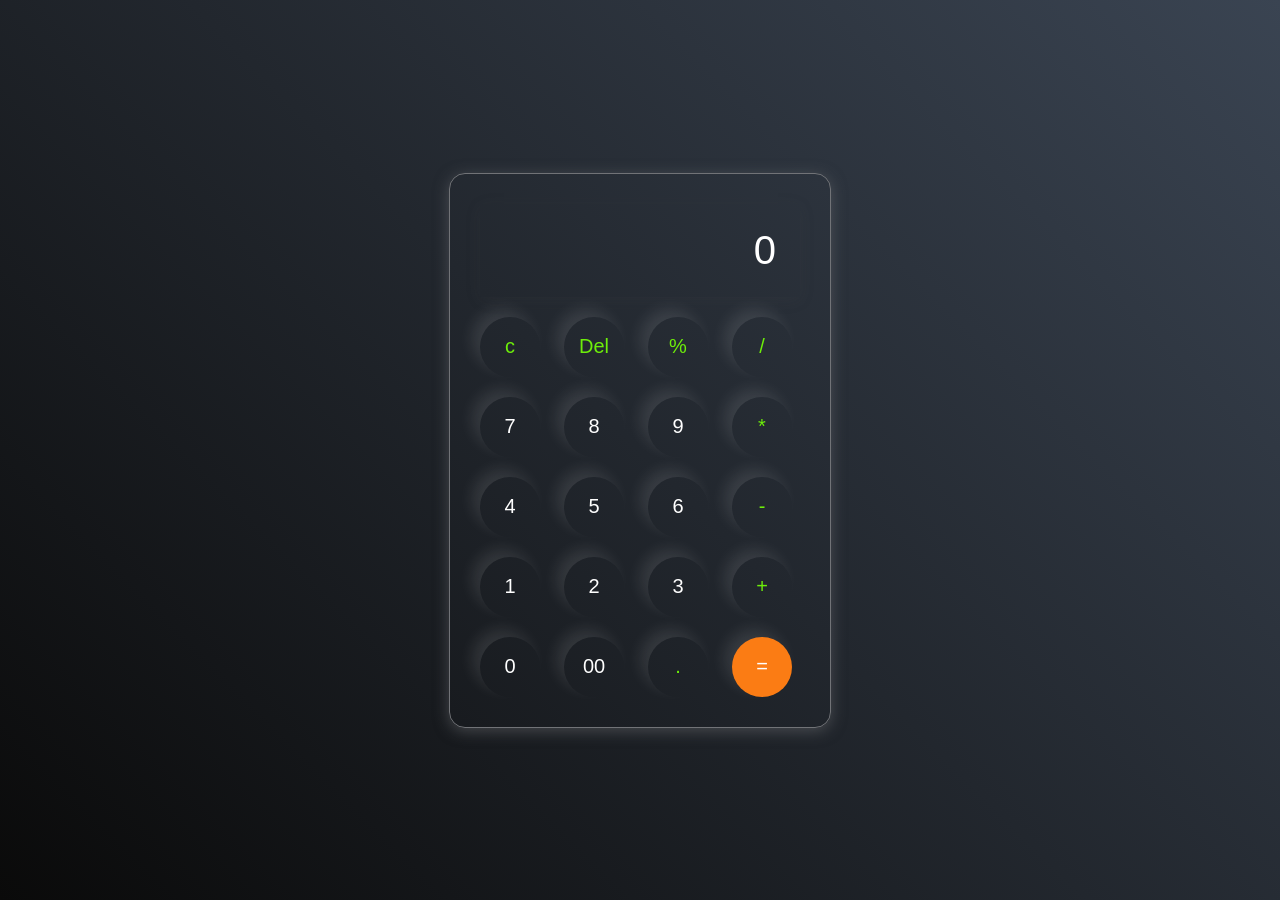
<file: Calculator/index.html>
<!DOCTYPE html>
<html lang="en">
<head>
    <meta charset="UTF-8">
    <meta name="viewport" content="width=device-width, initial-scale=1.0">
    <title>Calculator</title>
    <link rel="stylesheet" href="style.css">

</head>
<body>

   <div class="calculator">
    <input type="text" placeholder="0" id="inputBox">
    <div>
        <button class="operator">c</button>
        <button class="operator">Del</button>
        <button class="operator">%</button>
        <button class="operator">/</button>
    </div>
    <div>
        <button>7</button>
        <button>8</button>
        <button>9</button>
        <button class="operator">*</button>
    </div>
    <div>
        <button>4</button>
        <button>5</button>
        <button>6</button>
        <button class="operator">-</button>
    </div>
    <div>
        <button>1</button>
        <button>2</button>
        <button>3</button>
        <button class="operator">+</button>
    </div>
    <div>
        <button>0</button>
        <button>00</button>
        <button class="operator">.</button>
        <button class="equalbtn">=</button>
    </div>
   </div>











    <script src="script.js"></script>
</html>
</file>
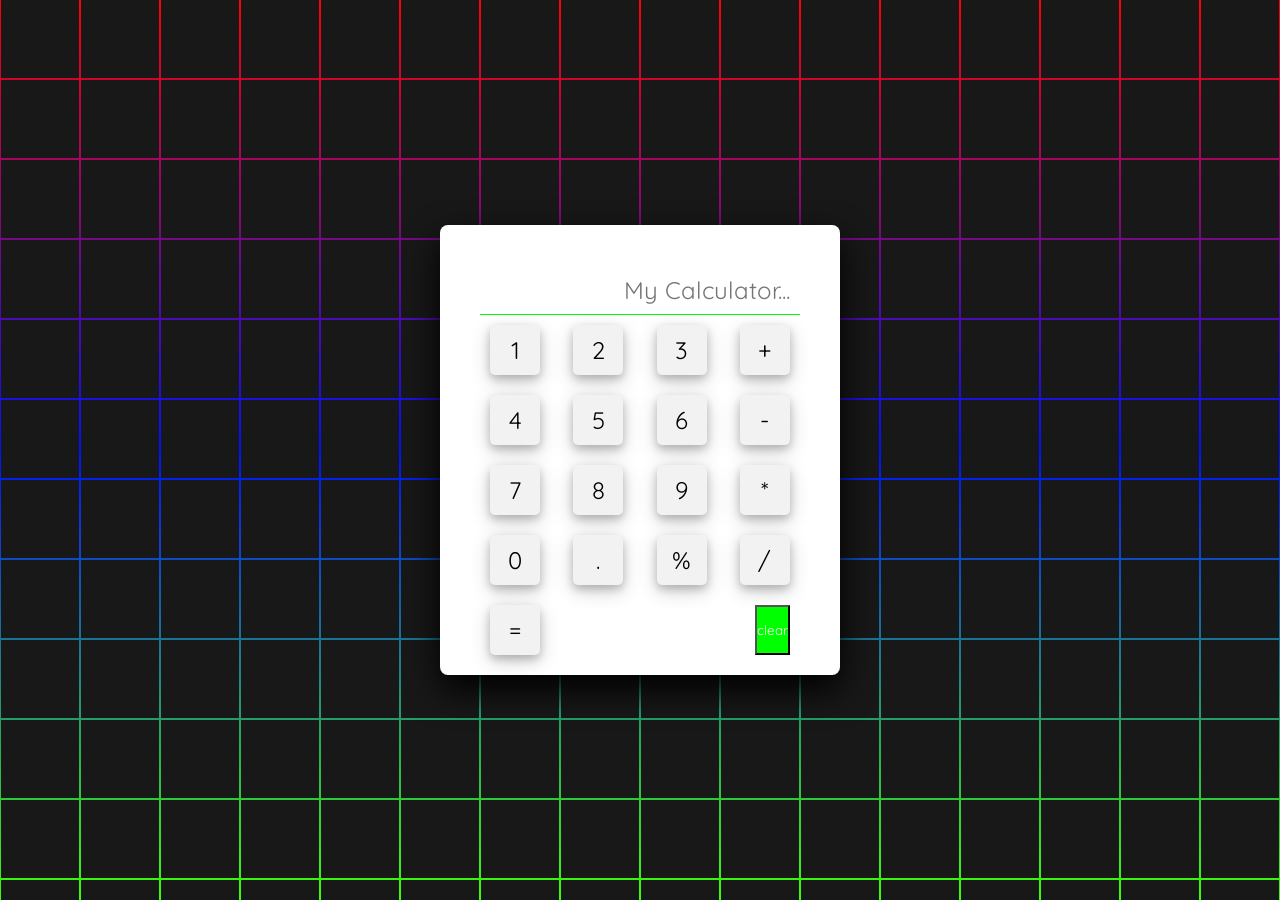
<file: simple_calculator/calculator.html>
<!DOCTYPE html>
<html lang="en" >
<head>
  <meta charset="UTF-8">
  <title>simple calculator project</title>
  <link rel="shortcut icon" href="https://th.bing.com/th?id=OIP.0jsQRrnpjj_PBneLdZDWdQHaHa&w=250&h=250&c=8&rs=1&qlt=90&o=6&dpr=1.3&pid=3.1&rm=2" type="image/x-icon">
  <link rel="stylesheet" href="claculator.css">

</head>
<body>
<section>
    <span></span><span></span><span></span><span></span><span></span><span></span>
    <span></span><span></span><span></span><span></span><span></span><span></span>
    <span></span><span></span><span></span><span></span><span></span><span></span>
    <span></span><span></span><span></span><span></span><span></span><span></span>
    <span></span><span></span><span></span><span></span><span></span><span></span>
    <span></span><span></span><span></span><span></span><span></span><span></span>
    <span></span><span></span><span></span><span></span><span></span><span></span>
    <span></span><span></span><span></span><span></span><span></span><span></span>
    <span></span><span></span><span></span><span></span><span></span><span></span>
    <span></span><span></span><span></span><span></span><span></span><span></span>
    <span></span><span></span><span></span><span></span><span></span><span></span>
    <span></span><span></span><span></span><span></span><span></span><span></span>
    <span></span><span></span><span></span><span></span><span></span><span></span>
    <span></span><span></span><span></span><span></span><span></span><span></span>
    <span></span><span></span><span></span><span></span><span></span><span></span>
    <span></span><span></span><span></span><span></span><span></span><span></span>
    <span></span><span></span><span></span><span></span><span></span><span></span>
    <span></span><span></span><span></span><span></span><span></span><span></span>
    <span></span><span></span><span></span><span></span><span></span><span></span>
    <span></span><span></span><span></span><span></span><span></span><span></span>
    <span></span><span></span><span></span><span></span><span></span><span></span>
    <span></span><span></span><span></span><span></span><span></span><span></span>
    <span></span><span></span><span></span><span></span><span></span><span></span>
    <span></span><span></span><span></span><span></span><span></span><span></span>
    <span></span><span></span><span></span><span></span><span></span><span></span>
    <span></span><span></span><span></span><span></span><span></span><span></span> 
    <span></span><span></span><span></span><span></span><span></span><span></span> 
    <span></span><span></span><span></span><span></span><span></span><span></span> 
    <span></span><span></span><span></span><span></span><span></span><span></span>
    <span></span><span></span><span></span><span></span><span></span><span></span>
    <span></span><span></span><span></span><span></span><span></span><span></span>
    <span></span><span></span><span></span><span></span><span></span><span></span>
    <span></span><span></span><span></span><span></span><span></span><span></span>
    <span></span><span></span><span></span><span></span><span></span><span></span>
    <span></span><span></span><span></span><span></span><span></span><span></span>
    <span></span><span></span><span></span><span></span><span></span><span></span>
    <span></span><span></span><span></span><span></span><span></span><span></span>
    <span></span><span></span><span></span><span></span><span></span><span></span>
    <span></span><span></span><span></span><span></span><span></span><span></span>
    <span></span><span></span><span></span><span></span><span></span><span></span>
    <span></span><span></span><span></span><span></span><span></span><span></span>
    <span></span><span></span><span></span><span></span><span></span><span></span>
    <span></span><span></span><span></span><span></span><span></span> <span></span>
    <div class="calc">
      <form id="Calculator" name="Calculator" action="">
        <input type="text" placeholder="My Calculator..." id="input-box">
        <div>
            <input type="button" value="1" id="one" onclick="getValue(document.getElementById(`one`).value)">
            <input type="button" value="2" id="two"onclick="getValue(document.getElementById(`two`).value)">
            <input type="button" value="3" id="three"onclick="getValue(document.getElementById(`three`).value)">
            <input type="button" value="+" id="add"onclick="getValue(document.getElementById(`add`).value)">
        </div>
        <div>
            <input type="button" value="4" id="four"onclick="getValue(document.getElementById(`four`).value)">
            <input type="button" value="5" id="five"onclick="getValue(document.getElementById(`five`).value)">
            <input type="button" value="6" id="six"onclick="getValue(document.getElementById(`six`).value)">
            <input type="button" value="-" id="sub"onclick="getValue(document.getElementById(`sub`).value)">
        </div>
        <div>
            <input type="button" value="7" id="seven"onclick="getValue(document.getElementById(`seven`).value)">
            <input type="button" value="8" id="eight"onclick="getValue(document.getElementById(`eight`).value)">
            <input type="button" value="9" id="nine"onclick="getValue(document.getElementById(`nine`).value)">
            <input type="button" value="*" id="multi"onclick="getValue(document.getElementById(`multi`).value)">
        </div>
        <div>
            <input type="button" value="0" id="zero"onclick="getValue(document.getElementById(`zero`).value)">
            <input type="button" value="." id="dot"onclick="getValue(document.getElementById(`dot`).value)">
            <input type="button" value="%" id="percent"onclick="getValue(document.getElementById(`percent`).value)">
            <input type="button" value="/" id="devide"onclick="getValue(document.getElementById(`devide`).value)">
        </div>
        <div>
            <input type="button" value="=" id="equal" onclick="output()">
            <button type="button" value="" id="clear"onclick="clearValue(document.getElementById(`clear`).value)">clear</button>
        </div>
    </form>
    </div>
  </section>
</body>
<script src="calculator.js"></script>
</html>
</file>
<file: Calculator/style.css>
*{
    margin: 0;
    padding: 0;
    box-sizing: border-box;
}
body{
    height: 100vh;
    width: 100%;
    display: flex;
    justify-content: center;
    align-items: center;
    background: linear-gradient(45deg, #0a0a0a, #3a4452);
}
.calculator{
    border: 1px solid #717377;
    padding: 20px;
    border-radius: 16px;
    background: transparent;
    box-shadow: 0px 3px 15px rgba(113, 115, 119, 0.5);

}
input{
    width: 320px;
    border: none;
    padding: 24px;
    margin: 10px;
    background: transparent;
    box-shadow: 0px 3px 15px rgba(84, 84, 84, 0.1);
    font-size: 40px;
    text-align: right;
    cursor: pointer;
    color: #ffffffff;
}
input::placeholder{
    color: #ffffffff;
}
button{
    border: none;
    width: 60px;
    height: 60px;
    margin: 10px;
    border-radius: 50%;
    background: transparent;
    color: #ffffffff;
    font-size: 20px;
    box-shadow: -8px -8px 15px rgba(255, 255, 255, 0.1);
    cursor: pointer;
}
.equalbtn{
    background: #fb7c14;
}
.operator{
    color: #6dee0a;
}
</file>
<file: simple_calculator/claculator.css>
@import url('https://fonts.googleapis.com/css2?family=Quicksand:wght@300;400;500;600;700&display=swap');
*
{
	margin: 0;
	padding: 0;
	box-sizing: border-box;
	font-family: 'Quicksand', sans-serif;
}
body 
{
	display: flex;
	justify-content: center;
	align-items: center;
	min-height: 100vh;
	background: #000;
}
section 
{
	position: absolute;
	width: 100vw;
	height: 100vh;
	display: flex;
	justify-content: center;
	align-items: center;
	gap: 2px;
	flex-wrap: wrap;
	overflow: hidden;
}
section::before 
{
	content: '';
	position: absolute;
	width: 100%;
	height: 100%;
	background: linear-gradient(#ff0000,rgb(0, 17, 255),#3cff00);
	animation: animate 3s linear infinite;
}
@keyframes animate 
{
	0%
	{
		transform: translateY(-100%);
	}
	100%
	{
		transform: translateY(100%);
	}
}
section span 
{
	position: relative;
	display: block;
	width: calc(6.25vw - 2px);
	height: calc(6.25vw - 2px);
	background: #181818;
	z-index: 2;
	transition: 1.5s;
}
/* section span:hover 
{
	background: rgb(221, 0, 255);
	transition: 0s;
} */

section .calc
{
	position: absolute;
	width: 400px;
    height: 450px;
    background: #fff;  
	z-index: 1000;
	display: flex;
	justify-content: center;
	align-items: center;
	padding: 40px;
	border-radius: 8px;
	box-shadow: 0 15px 35px rgba(0,0,0,9);
}
#Calculator {
    height: 100%;
    width: 100%;
  }
  
  #input-box {
    height: 50px;
    width: 100%;
    border: none;
    border-bottom: 1px solid rgb(0, 255, 0);
    font-size: 24px;
    text-align: right;
    padding: 10px;
  }
  
  #Calculator div {
    display: flex;
    justify-content: space-between;
    padding: 10px;
  }
  
  #Calculator input[type="button"] {
    height: 50px;
    width: 50px;
    border: none;
    background-color: #f2f2f2;
    font-size: 24px;
    cursor: pointer;
    border-radius: 5px;
    box-shadow: 0 4px 8px 0 rgba(0, 0, 0, 0.2), 0 6px 20px 0 rgba(0, 0, 0, 0.19);
  }
  
  #Calculator input[type="button"]:hover {
    background-color: #e6e6e6;
  }
  
  #Calculator input[type="button"]:active {
    background-color: #d3d3d3;
  }
  
  #Calculator #clear {
    background-color: rgb(0, 255, 0);
    color: white;
  }
  
  #Calculator #clear:hover {
    background-color: #181818;
  }
  
  #Calculator #clear:active {
    background-color: rgb(0, 255, 0);
  }

@media (max-width: 900px)
{
	section span 
	{
		width: calc(10vw - 2px);
		height: calc(10vw - 2px);
	}
}
@media (max-width: 600px)
{
	section span 
	{
		width: calc(20vw - 2px);
		height: calc(20vw - 2px);
	}
}
</file>
